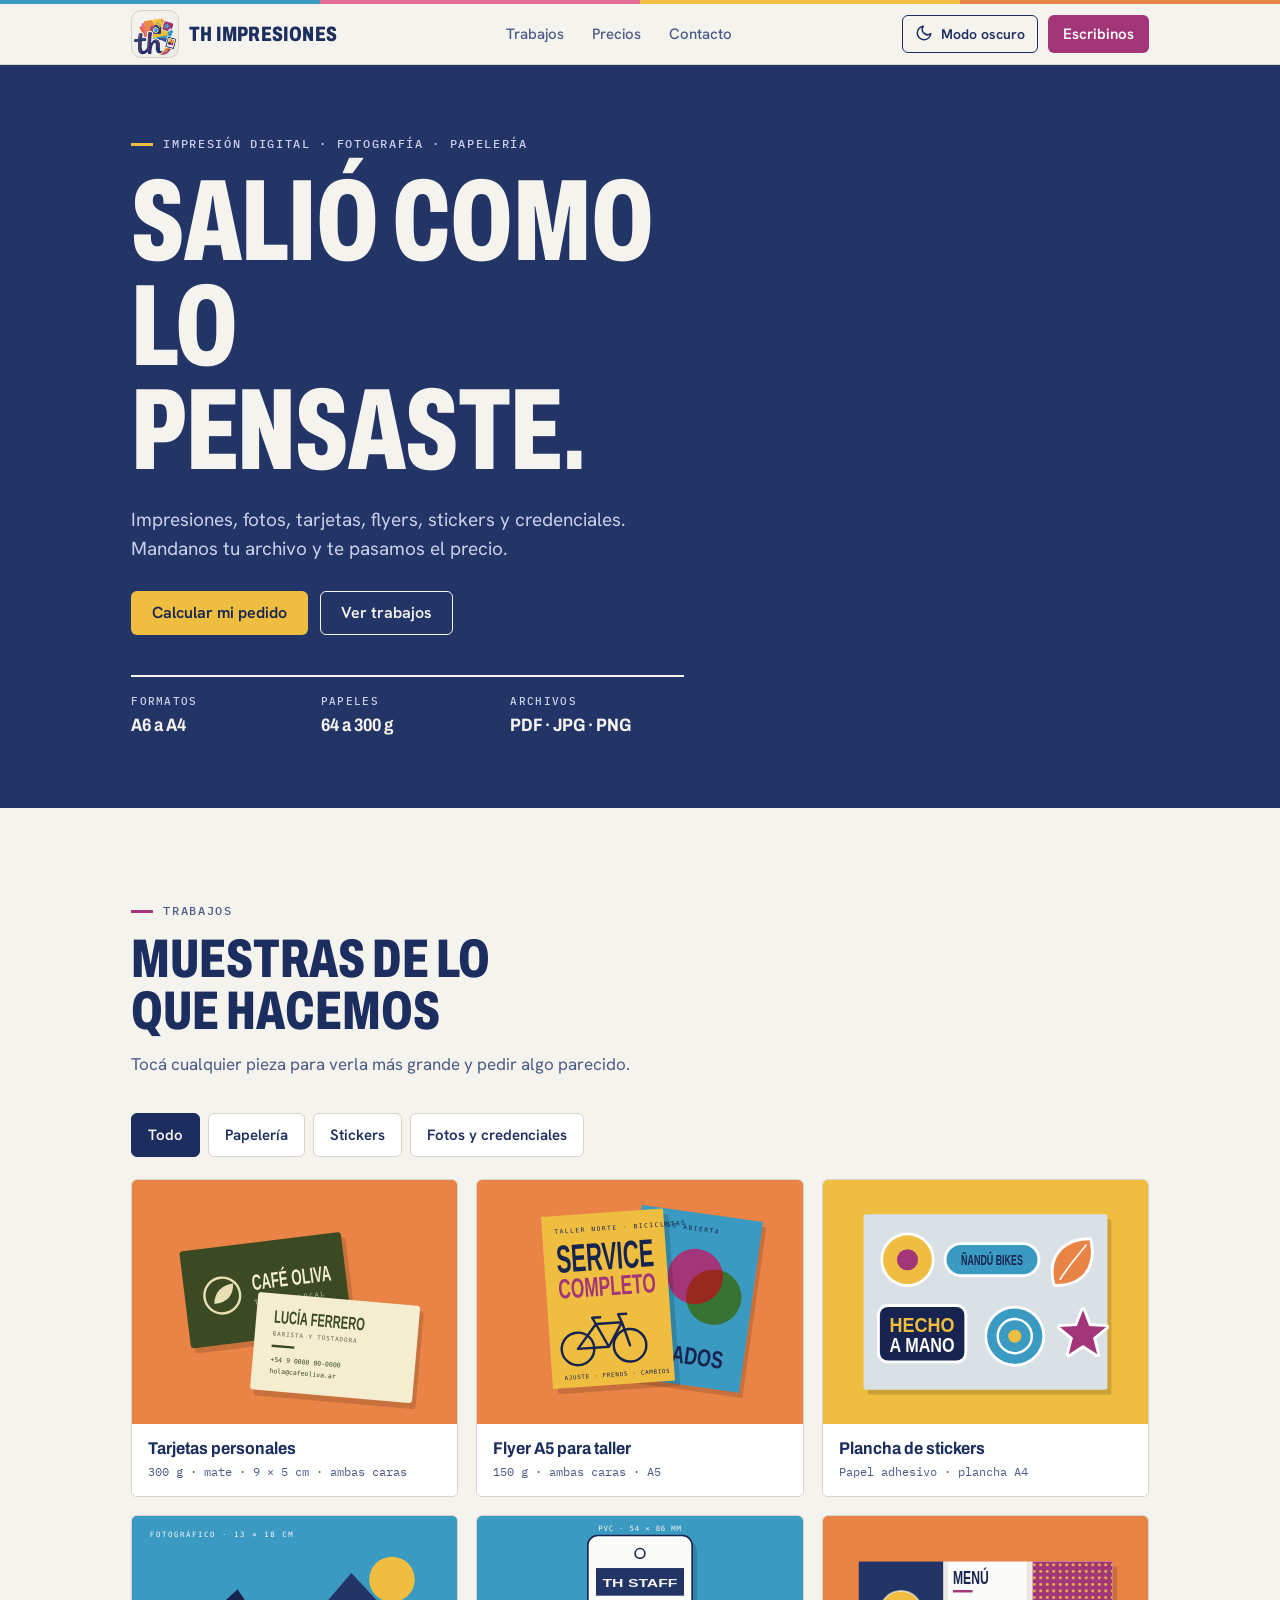
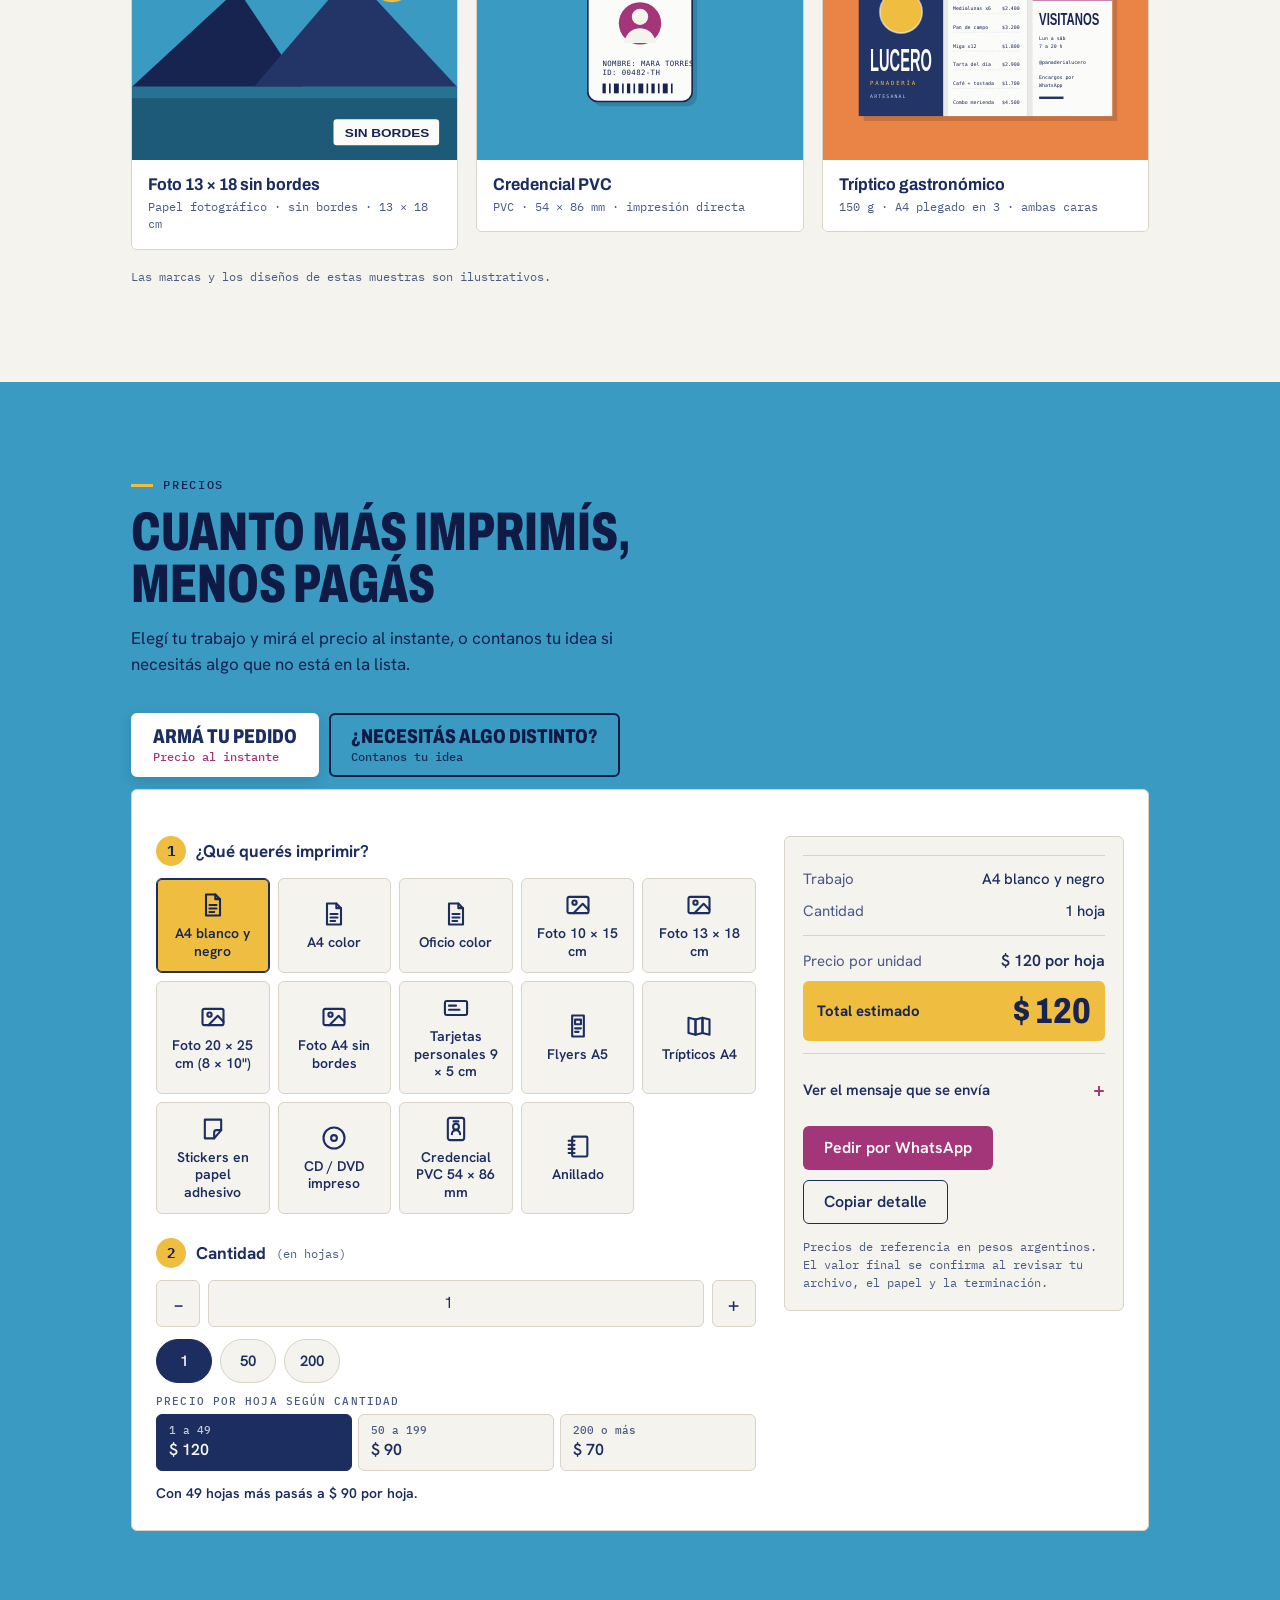
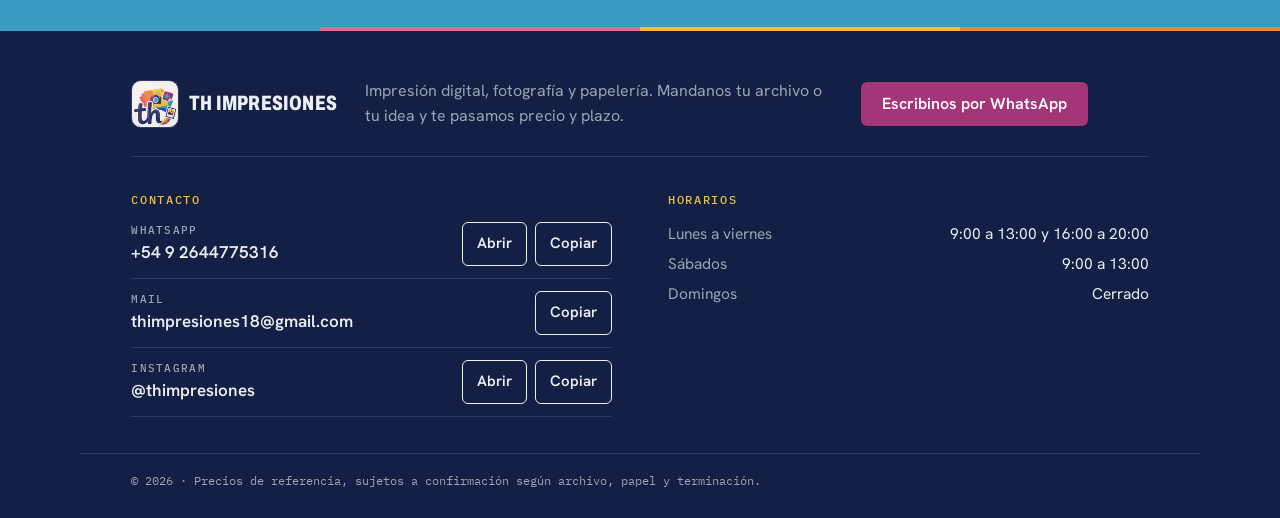
<file: th-impresiones/public/index.html>
<!doctype html>
<html lang="es">
<head>
<meta charset="utf-8">
<meta name="viewport" content="width=device-width,initial-scale=1,viewport-fit=cover">
<title>TH Impresiones</title>
<link rel="icon" href="img/favicon.ico" sizes="any">
<link rel="icon" type="image/png" sizes="32x32" href="img/favicon-32.png">
<link rel="icon" type="image/png" sizes="192x192" href="img/favicon-192.png">
<link rel="apple-touch-icon" href="img/apple-touch-icon.png">
<link rel="preconnect" href="https://fonts.googleapis.com">
<link rel="preconnect" href="https://fonts.gstatic.com" crossorigin>
<link rel="stylesheet" href="https://fonts.googleapis.com/css2?family=Archivo:wdth,wght@62..125,100..900&family=Hanken+Grotesk:wght@400;500;600;700&family=IBM+Plex+Mono:wght@400;500&display=swap">
<link rel="stylesheet" href="css/tokens.css?v=9">
<link rel="stylesheet" href="css/base.css?v=9">
<link rel="stylesheet" href="css/secciones.css?v=9">
</head>
<body>

<div id="aviso-datos" class="aviso-datos" role="alert" hidden>
  No pudimos cargar los datos de la página. Recargá la página o escribinos directamente por
  <a class="js-wa" target="_blank" rel="noopener" href="#contacto">WhatsApp</a>.
</div>

<header class="site-header">
  <div class="cmyk-bar" aria-hidden="true"><i></i><i></i><i></i><i></i></div>
  <div class="wrap head-in">
    <a class="brand" href="#inicio" aria-label="TH Impresiones, inicio">
      <span class="brand-mark" role="img" aria-label="Logo de TH Impresiones"></span>
      <span data-cfg="nombre">TH Impresiones</span>
    </a>
    <nav class="nav" aria-label="Secciones">
      <a href="#trabajos">Trabajos</a>
      <a href="#precios">Precios</a>
      <a href="#contacto">Contacto</a>
    </nav>
    <div class="head-act">
      <button class="tema" type="button" id="tema" aria-label="Cambiar tema"><span id="tema-ico" aria-hidden="true"></span><span class="tema-txt" id="tema-txt"></span></button>
      <a class="btn btn-primary btn-sm js-wa" target="_blank" rel="noopener" href="#contacto">Escribinos</a>
    </div>
  </div>
</header>

<main id="inicio">
  <section class="hero band band-hero">
    <div class="wrap hero-grid">
      <div>
        <p class="eyebrow" id="hero-etiqueta">Impresión digital · Fotografía · Papelería</p>
        <h1 id="hero-titulo"><span>Salió como</span><span>lo pensaste.</span></h1>
        <p class="lead" id="hero-texto">Impresiones, fotos, tarjetas, flyers, stickers y credenciales. Mandanos tu archivo y te pasamos el precio.</p>
        <div class="cta-row">
          <a class="btn btn-primary" id="hero-btn1" href="#precios">Calcular mi pedido</a>
          <a class="btn btn-ghost" id="hero-btn2" href="#trabajos">Ver trabajos</a>
        </div>
        <details class="horario-drop" id="horario-drop" hidden>
          <summary>
            <span class="abierto"></span>
            <span class="hd-ver">Ver horarios <i aria-hidden="true"></i></span>
          </summary>
          <div class="hd-panel">
            <p class="hd-t">Horarios de atención</p>
            <dl class="hd-lista" id="hd-lista"></dl>
          </div>
        </details>
        <dl class="facts" id="hero-datos">
          <div><dt>Formatos</dt><dd>A6 a A4</dd></div>
          <div><dt>Papeles</dt><dd>64 a 300 g</dd></div>
          <div><dt>Archivos</dt><dd>PDF · JPG · PNG</dd></div>
        </dl>
      </div>

      <figure class="hero-img" id="hero-img" hidden><img alt="" id="hero-img-el"></figure>
    </div>
  </section>

  <section id="trabajos" class="sec">
    <div class="wrap">
      <div class="sec-head">
        <p class="eyebrow">Trabajos</p>
        <h2>Muestras de lo que hacemos</h2>
        <p class="sec-lead">Tocá cualquier pieza para verla más grande y pedir algo parecido.</p>
      </div>
      <div class="filtros" role="group" aria-label="Filtrar trabajos"></div>

      <ul class="galeria" id="galeria"></ul>
      <p class="muestra-nota">Las marcas y los diseños de estas muestras son ilustrativos.</p>
    </div>
  </section>

  <section id="precios" class="sec band band-cyan">
    <div class="wrap">
      <div class="sec-head">
        <p class="eyebrow">Precios</p>
        <h2>Cuanto más imprimís, menos pagás</h2>
        <p class="sec-lead">Elegí tu trabajo y mirá el precio al instante, o contanos tu idea si necesitás algo que no está en la lista.</p>
      </div>
      <div class="modos" id="modos" role="tablist" aria-label="Cómo querés pedir">
        <button class="modo" type="button" role="tab" id="tab-calc" aria-selected="true" aria-controls="calc">
          <strong>Armá tu pedido</strong><span>Precio al instante</span>
        </button>
        <button class="modo" type="button" role="tab" id="tab-distinto" aria-selected="false" aria-controls="distinto" tabindex="-1">
          <strong>¿Necesitás algo distinto?</strong><span>Contanos tu idea</span>
        </button>
      </div>
      <div class="calc panel-modo" id="calc" role="tabpanel" aria-labelledby="tab-calc">
        <div class="calc-cab">
          <div class="atajos" id="calc-atajos-wrap">
            <span class="label">Atajos</span>
            <div class="atajos-btns" id="calc-atajos"></div>
          </div>
        </div>
        <div class="calc-grid">
          <div class="calc-pasos">
            <fieldset class="paso">
              <legend><span class="paso-n">1</span>¿Qué querés imprimir?</legend>
              <div class="trab-grid" id="calc-trabajos"></div>
            </fieldset>
            <div id="calc-pasos"></div>
            <fieldset class="paso">
              <legend><span class="paso-n" id="paso-cant-n">2</span>Cantidad <span class="mono" id="calc-unit"></span></legend>
              <div class="pdf" id="calc-pdf" hidden>
                <button class="btn btn-ghost" type="button" id="calc-pdf-btn">Elegir PDF y contar páginas</button>
                <input id="calc-pdf-in" type="file" accept="application/pdf,.pdf" hidden>
                <p class="pdf-estado" id="calc-pdf-estado" aria-live="polite"></p>
              </div>
              <div class="qty">
                <button type="button" id="qty-minus" aria-label="Restar uno">−</button>
                <input id="calc-qty" type="number" inputmode="numeric" min="1" max="9999" value="1" aria-label="Cantidad">
                <button type="button" id="qty-plus" aria-label="Sumar uno">+</button>
              </div>
              <div class="chips" id="calc-chips" role="group" aria-label="Cantidades rápidas"></div>
              <div class="tramos-box">
                <p class="tramos-t" id="calc-tramos-t"></p>
                <ul class="tramos" id="calc-tramos"></ul>
              </div>
              <p class="hint" id="calc-hint" aria-live="polite"></p>
            </fieldset>
          </div>

          <div class="calc-resumen" role="region" aria-label="Resumen del pedido">
            <div class="hoja-wrap" id="calc-hoja-wrap" hidden>
              <button class="hoja-prev" id="calc-hoja" type="button" aria-pressed="false" aria-label="Dar vuelta la hoja para ver el dorso">
                <span class="hoja-giro">
                  <span class="cara frente" aria-hidden="true"><i class="h-a"></i><i class="h-l"></i><i class="h-l"></i><i class="h-l h-c"></i><i class="h-b"></i></span>
                  <span class="cara dorso" aria-hidden="true"><i class="h-l"></i><i class="h-l"></i><i class="h-l h-c"></i><i class="h-b"></i><em>Sin imprimir</em></span>
                </span>
              </button>
              <p class="hoja-ayuda" id="calc-hoja-ayuda"></p>
            </div>
            <dl class="calc-out calc-detalle" id="calc-detalle"></dl>
            <dl class="calc-out">
              <div><dt>Precio por unidad</dt><dd id="calc-unitprice"></dd></div>
              <div class="total"><dt>Total estimado</dt><dd id="calc-total"></dd></div>
            </dl>
            <details class="msg-prev">
              <summary>Ver el mensaje que se envía</summary>
              <div class="preview" id="calc-msg"></div>
            </details>
            <div class="calc-actions">
              <a class="btn btn-primary" id="calc-wa" target="_blank" rel="noopener" href="#contacto">Pedir por WhatsApp</a>
              <button class="btn btn-ghost" type="button" id="calc-copy">Copiar detalle</button>
            </div>
            <p class="nota nota-calc">Precios de referencia en pesos argentinos. El valor final se confirma al revisar tu archivo, el papel y la terminación.</p>
          </div>
        </div>
      </div>

      <div class="calc panel-modo" id="distinto" role="tabpanel" aria-labelledby="tab-distinto" hidden>
        <form class="calc-grid" id="pedido" novalidate>
          <div class="distinto-campos">
            <p class="distinto-lead">Para trabajos a medida, si no tenés diseño o si lo que buscás no está en la lista. Completá lo que sepas y abrimos WhatsApp con el mensaje listo para enviar.</p>
            <div class="field">
              <label for="p-nombre">Tu nombre</label>
              <input id="p-nombre" type="text" autocomplete="name" placeholder="Ej: Martina">
            </div>
            <div class="field" id="p-trabajo-field">
              <label for="p-trabajo">Qué necesitás</label>
              <select id="p-trabajo"></select>
            </div>
            <div class="field">
              <label for="p-detalle">Contanos tu idea</label>
              <textarea id="p-detalle" rows="5" placeholder="Ej: Invitaciones para un cumpleaños de 15, tengo la idea pero no el diseño. Serían unas 80 y las necesito en dos semanas."></textarea>
            </div>
          </div>
          <div class="calc-resumen">
            <div class="field">
              <span class="label">Así va a salir el mensaje</span>
              <div class="preview" id="p-preview" aria-live="polite"></div>
            </div>
            <div class="calc-actions">
              <a class="btn btn-primary" id="p-wa" target="_blank" rel="noopener" href="#contacto">Enviar por WhatsApp</a>
              <button class="btn btn-ghost" type="button" id="p-copy">Copiar mensaje</button>
            </div>
            <p class="nota nota-calc">Te respondemos con precio y plazo. Si tenés el archivo o una foto de referencia, mandala en el mismo chat.</p>
          </div>
        </form>
      </div>
    </div>
  </section>

  <section id="preguntas" class="sec sec-alt" hidden>
    <div class="wrap ayuda-grid">
      <div id="faq-box">
        <div class="sec-head">
          <p class="eyebrow">Antes de pedir</p>
          <h2>Preguntas frecuentes</h2>
        </div>
        <div class="faq" id="faq"></div>
      </div>
      <aside class="checklist-box" id="checklist-box" aria-labelledby="checklist-t">
        <h3 id="checklist-t">Checklist de tu archivo</h3>
        <p>Revisá esto antes de mandarlo y te lo imprimimos más rápido.</p>
        <ul class="checklist" id="checklist"></ul>
      </aside>
    </div>
  </section>

</main>

<footer class="site-foot" id="contacto">
  <div class="cmyk-bar" aria-hidden="true"><i></i><i></i><i></i><i></i></div>
  <div class="wrap foot-grid">
    <div class="foot-marca">
      <a class="brand" href="#inicio"><span class="brand-mark" role="img" aria-hidden="true"></span><span data-cfg="nombre">TH Impresiones</span></a>
      <p class="foot-desc">Impresión digital, fotografía y papelería. Mandanos tu archivo o tu idea y te pasamos precio y plazo.</p>
      <a class="btn btn-primary js-wa" target="_blank" rel="noopener" href="#contacto">Escribinos por WhatsApp</a>
    </div>

    <div class="foot-col">
      <h2 class="foot-t">Contacto</h2>
      <ul class="foot-datos">
        <li>
          <div><p class="ficha-k">WhatsApp</p><p class="ficha-v" id="v-tel" data-cfg="telefono"></p></div>
          <div class="ficha-btns">
            <a class="btn btn-ghost btn-sm js-wa" target="_blank" rel="noopener" href="#contacto">Abrir</a>
            <button class="btn btn-ghost btn-sm" type="button" data-copy="v-tel">Copiar</button>
          </div>
        </li>
        <li>
          <div><p class="ficha-k">Mail</p><p class="ficha-v" id="v-mail" data-cfg="email"></p></div>
          <div class="ficha-btns"><button class="btn btn-ghost btn-sm" type="button" data-copy="v-mail">Copiar</button></div>
        </li>
        <li>
          <div><p class="ficha-k">Instagram</p><p class="ficha-v" id="v-ig" data-cfg="instagram"></p></div>
          <div class="ficha-btns">
            <a class="btn btn-ghost btn-sm" id="ig-link" target="_blank" rel="noopener" href="https://instagram.com">Abrir</a>
            <button class="btn btn-ghost btn-sm" type="button" data-copy="v-ig">Copiar</button>
          </div>
        </li>
      </ul>
    </div>

    <div class="foot-col">
      <h2 class="foot-t">Horarios</h2>
      <p class="abierto" hidden></p>
      <dl class="horarios" id="horarios"></dl>
    </div>
  </div>
  <div class="wrap foot-base">
    <p>© 2026 · Precios de referencia, sujetos a confirmación según archivo, papel y terminación.</p>
  </div>
</footer>

<dialog class="visor" id="visor" aria-labelledby="visor-t">
  <div class="visor-body">
    <div class="visor-art" id="visor-art">
    </div>
    <div class="visor-info">
      <button class="visor-x" type="button" id="visor-x" aria-label="Cerrar">×</button>
      <h3 id="visor-t"></h3>
      <p class="spec" id="visor-s"></p>
      <p id="visor-d"></p>
      <a class="btn btn-primary" id="visor-cta" target="_blank" rel="noopener" href="#contacto">Pedir algo parecido</a>
    </div>
  </div>
</dialog>

<div class="barra-movil" id="barra-movil" aria-hidden="true">
  <div><span class="barra-k">Total estimado</span><strong id="barra-total"></strong></div>
  <a class="btn btn-primary" id="barra-wa" target="_blank" rel="noopener" href="#contacto" tabindex="-1">Pedir</a>
</div>
<a class="wa-flotante js-wa" target="_blank" rel="noopener" href="#contacto" aria-label="Escribinos por WhatsApp">
  <svg viewBox="0 0 24 24" fill="none" stroke="currentColor" stroke-width="2" stroke-linecap="round" stroke-linejoin="round" aria-hidden="true"><path d="M20 11.5a8 8 0 0 1-11.8 7L4 20l1.5-4A8 8 0 1 1 20 11.5z"/><path d="M9 9.5c0 3 2.5 5.5 5.5 5.5"/></svg>
</a>

<script src="js/config.js?v=9" defer></script>
<script src="js/precios.js?v=9" defer></script>
<script src="js/utils.js?v=9" defer></script>
<script src="js/iconos.js?v=9" defer></script>
<script src="js/horario.js?v=9" defer></script>
<script src="js/datos.js?v=9" defer></script>
<script src="js/calculadora.js?v=9" defer></script>
<script src="js/galeria.js?v=9" defer></script>
<script src="js/contacto.js?v=9" defer></script>
<script src="js/tema.js?v=9" defer></script>
<script src="js/main.js?v=9" defer></script>

</body>
</html>
</file>
<file: th-impresiones/public/css/tokens.css>
/* Tokens: colores, tipografías y radios de la marca. Define el tema claro (por defecto),
   el tema oscuro (por preferencia del sistema o por data-theme="dark") y el tema claro forzado
   (data-theme="light"). Todo color usado en los demás archivos CSS sale de estas variables. */
:root{
  --bg:#F5F3EE;
  --surface:#FFFFFF;
  --surface-2:#EAE6DC;
  --fg:#1C2D5F;
  --muted:#4A5A84;
  --line:#D8D3C6;
  --accent:#A33678;
  --on-accent:#FFFFFF;
  --ink:#16244F;
  --hero-bg:#233466; --hero-fg:#F5F3EE; --hero-muted:#C9D0EA; --hero-line:#EFBE41;
  --cyan-bg:#3A9AC2; --cyan-fg:#0F1B45; --cyan-muted:#14214F; --cyan-line:#EFBE41;
  --pink-bg:#A33678; --pink-fg:#FFFFFF; --pink-muted:#FFE3F0; --pink-line:#EFBE41;
  --foot-bg:#141F45;
  --c:#3A9AC2;
  --m:#E06D93;
  --y:#EFBE41;
  --o:#E98346;
  --paper:#FBFBF9;
  --display:"Archivo","Arial Narrow",Impact,sans-serif;
  --body:"Hanken Grotesk",system-ui,-apple-system,"Segoe UI",sans-serif;
  --mono:"IBM Plex Mono",ui-monospace,Menlo,Consolas,monospace;
  --radius:6px;
}
@media (prefers-color-scheme: dark){
  :root:not([data-theme="light"]){
    --bg:#101733; --surface:#18214A; --surface-2:#222C5C; --fg:#F5F3EE; --muted:#A9B3D6;
    --line:#2D386B; --accent:#E06D93; --on-accent:#16244F; color-scheme:dark;
    --hero-bg:#233466; --hero-fg:#F5F3EE; --hero-muted:#C9D0EA; --hero-line:#EFBE41;
    --cyan-bg:#1D5A78; --cyan-fg:#F5F3EE; --cyan-muted:#D3ECF7; --cyan-line:#EFBE41;
    --pink-bg:#6E2152; --pink-fg:#F5F3EE; --pink-muted:#F6D5E6; --pink-line:#EFBE41;
    --foot-bg:#0A0F25;
  }
}
:root[data-theme="dark"]{
  --bg:#101733; --surface:#18214A; --surface-2:#222C5C; --fg:#F5F3EE; --muted:#A9B3D6;
  --line:#2D386B; --accent:#E06D93; --on-accent:#16244F; color-scheme:dark;
  --hero-bg:#233466; --hero-fg:#F5F3EE; --hero-muted:#C9D0EA; --hero-line:#EFBE41;
  --cyan-bg:#1D5A78; --cyan-fg:#F5F3EE; --cyan-muted:#D3ECF7; --cyan-line:#EFBE41;
  --pink-bg:#6E2152; --pink-fg:#F5F3EE; --pink-muted:#F6D5E6; --pink-line:#EFBE41;
  --foot-bg:#0A0F25;
}
</file>
<file: th-impresiones/public/css/base.css>
/* Base: reset, tipografía general, botones, campos de formulario, barra CMYK,
   encabezado, nav, marca y pie de página. Usa solo variables de tokens.css. */

/* Reset mínimo de arranque (antes era un <style> suelto en el <head>) */
:root{color-scheme:light;box-sizing:border-box;padding-top:env(safe-area-inset-top,0px);padding-bottom:env(safe-area-inset-bottom,0px)}
html{scroll-padding-top:env(safe-area-inset-top,0px)}
body{margin:0;padding:0;font:14px -apple-system,BlinkMacSystemFont,sans-serif;background:#faf9f5;color:#141413}
img{max-width:100%}
[hidden]:not([hidden=until-found i]){display:none!important}

*,*::before,*::after{box-sizing:border-box}
html{scroll-behavior:smooth}
body{background:var(--bg);color:var(--fg);font:400 1rem/1.55 var(--body);-webkit-font-smoothing:antialiased}
h1,h2,h3,p,ul,ol,dl,dd{margin:0}
ul,ol{padding:0;list-style:none}
a{color:inherit}
:focus-visible{outline:2px solid var(--accent);outline-offset:2px}
.mono{font-family:var(--mono)}
.wrap{width:100%;max-width:1120px;margin-inline:auto;padding-inline:max(16px,4vw)}

/* Texto dentro de las piezas dibujadas (SVG de muestra) */
.sd{font-family:var(--display);font-weight:800;font-stretch:62%}
.sm{font-family:var(--mono);font-weight:500}
.st{font-family:var(--mono);fill:#16244F;font-size:9px;letter-spacing:.08em}
.shadow{fill:#000;opacity:.14}

/* Barra CMYK + encabezado */
.cmyk-bar{display:grid;grid-template-columns:repeat(4,1fr);height:4px}
.cmyk-bar i:nth-child(1){background:var(--c)}
.cmyk-bar i:nth-child(2){background:var(--m)}
.cmyk-bar i:nth-child(3){background:var(--y)}
.cmyk-bar i:nth-child(4){background:var(--o)}
.site-header{position:sticky;top:env(safe-area-inset-top,0px);z-index:20;
  background:var(--bg);border-bottom:1px solid var(--line)}
.head-act{display:flex;align-items:center;gap:10px}
.tema{display:inline-flex;align-items:center;gap:8px;min-height:38px;padding:0 12px;cursor:pointer;
  border:1.5px solid var(--fg);border-radius:var(--radius);background:transparent;color:var(--fg);
  font:600 .875rem/1 var(--body)}
.tema:hover{background:var(--fg);color:var(--bg)}
.tema svg{width:18px;height:18px;flex:none}
.tema-txt{display:none}
@media(min-width:520px){.tema-txt{display:inline}}

/* Bandas de color planas */
.band{background:var(--band-bg);color:var(--band-fg)}
.band-hero{--band-bg:var(--hero-bg);--band-fg:var(--hero-fg);--band-muted:var(--hero-muted);--band-line:var(--hero-line)}
.band-cyan{--band-bg:var(--cyan-bg);--band-fg:var(--cyan-fg);--band-muted:var(--cyan-muted);--band-line:var(--cyan-line)}
.band-pink{--band-bg:var(--pink-bg);--band-fg:var(--pink-fg);--band-muted:var(--pink-muted);--band-line:var(--pink-line)}
.calc{color:var(--fg)}
.head-in{display:flex;align-items:center;justify-content:space-between;gap:16px;min-height:60px}
.brand{display:flex;align-items:center;gap:10px;text-decoration:none;
  font:800 1.3rem/1 var(--display);font-stretch:72%;letter-spacing:.01em;text-transform:uppercase}
.brand-mark{width:48px;height:48px;flex:none;border-radius:10px;border:1px solid var(--line);
  background:#F0EFEA url("../img/logo-th.jpg") center/cover no-repeat}
.nav{display:none;gap:28px}
.nav a{text-decoration:none;font:500 .9375rem var(--body);color:var(--muted);padding-block:8px}
.nav a:hover{color:var(--fg)}
@media(min-width:760px){.nav{display:flex}}

/* Botones */
.btn{display:inline-flex;align-items:center;justify-content:center;gap:8px;min-height:44px;padding:0 20px;
  border-radius:var(--radius);border:1.5px solid transparent;text-decoration:none;cursor:pointer;
  font:600 1rem/1 var(--body);transition:background .15s,color .15s,filter .15s}
.btn-primary{background:var(--accent);color:var(--on-accent)}
.btn-primary:hover{filter:brightness(1.08)}
.btn-ghost{background:transparent;color:var(--fg);border-color:var(--fg)}
.btn-ghost:hover{background:var(--fg);color:var(--bg)}
.btn-sm{min-height:38px;padding:0 14px;font-size:.9375rem}
.hero .btn-primary{background:var(--y);color:var(--ink)}
.hero .btn-ghost{color:var(--band-fg);border-color:var(--band-fg)}
.hero .btn-ghost:hover{background:var(--band-fg);color:var(--band-bg)}

/* Formularios genéricos */
.field{display:grid;gap:6px;min-width:0}
label,.label{font:600 .875rem/1.3 var(--body)}
label .mono{font-weight:400;font-size:.75rem;color:var(--muted)}
input,select,textarea{width:100%;min-width:0;min-height:44px;padding:10px 12px;border:1px solid var(--line);
  border-radius:var(--radius);background:var(--surface);color:var(--fg);font:inherit}
textarea{resize:vertical;min-height:96px}
input::placeholder,textarea::placeholder{color:var(--muted);opacity:.8}

/* Pie */
.site-foot{background:var(--foot-bg);color:#ECEFF2}

/* Aviso que se muestra si no se pudo cargar data/datos.json */
.aviso-datos{background:var(--accent);color:var(--on-accent);text-align:center;
  padding:12px 16px;font:600 .9375rem/1.4 var(--body)}
.aviso-datos a{text-decoration:underline}

@media(prefers-reduced-motion:reduce){
  html{scroll-behavior:auto}
  *,*::before,*::after{animation:none!important;transition:none!important}
}
</file>
<file: th-impresiones/public/css/secciones.css>
/* Secciones de contenido: hero (con la hoja de prueba de color), servicios, precios y
   calculadora, galería de trabajos y visor ampliado, contacto y formulario de pedido. */

/* Hero */
.hero{padding-block:clamp(28px,6vw,72px)}
.hero-grid{display:grid;gap:40px;align-items:center}
@media(min-width:860px){.hero-grid{grid-template-columns:minmax(0,1.15fr) minmax(0,.85fr);gap:56px}}
.eyebrow{font:500 .75rem/1.2 var(--mono);letter-spacing:.14em;text-transform:uppercase;color:var(--band-muted,var(--muted));
  display:flex;align-items:center;gap:10px}
.eyebrow::before{content:"";width:22px;height:3px;background:var(--band-line,var(--accent));flex:none}
.hero h1{margin-top:18px;font:800 clamp(3.4rem,12vw,7.25rem)/.9 var(--display);font-stretch:62%;
  text-transform:uppercase;letter-spacing:-.005em}
.hero h1 span{display:block}
.lead{margin-top:22px;max-width:46ch;font-size:1.1875rem;color:var(--band-muted,var(--muted))}
.cta-row{margin-top:28px;display:flex;flex-wrap:wrap;gap:12px}
.facts{margin-top:40px;display:grid;grid-template-columns:repeat(3,minmax(0,1fr));gap:16px;
  border-top:2px solid var(--band-fg,var(--line));padding-top:18px}
.facts dt{font:500 .6875rem/1.2 var(--mono);letter-spacing:.12em;text-transform:uppercase;color:var(--band-muted,var(--muted))}
.facts dd{margin-top:6px;font:700 1.125rem/1.2 var(--display);font-stretch:85%}
.hero-img{width:100%;max-width:460px;margin:0 auto}
.hero-img[hidden]{display:none}
.hero-img img{display:block;width:100%;height:auto;max-height:520px;object-fit:cover;border-radius:var(--radius);isolation:isolate}

/* Secciones (encabezado común) */
.sec{padding-block:clamp(56px,8vw,96px)}
.sec-alt{background:var(--surface);border-block:1px solid var(--line)}
.sec-head{display:grid;gap:14px;margin-bottom:36px;max-width:60ch}
.sec h2{font:800 clamp(2.1rem,5.5vw,3.4rem)/.96 var(--display);font-stretch:68%;text-transform:uppercase;
  text-wrap:balance;color:var(--band-fg,var(--fg))}
.sec-lead{color:var(--band-muted,var(--muted));font-size:1.0625rem}
[id]{scroll-margin-top:76px}

/* Precios */
.tabs{display:flex;flex-wrap:wrap;gap:8px;margin-bottom:16px}
.tab{min-height:44px;padding:0 16px;border:1.5px solid var(--line);border-radius:var(--radius);
  background:var(--surface);color:var(--fg);font:600 .9375rem var(--body);cursor:pointer}
.tab:hover{border-color:var(--fg)}
.tab[aria-pressed="true"]{background:var(--tab-c,var(--fg));color:var(--tab-c-fg,var(--bg));border-color:var(--fg)}
.nota{margin-top:14px;font:400 .75rem/1.5 var(--mono);color:var(--band-muted,var(--muted));max-width:70ch}

.calc{background:var(--surface);border:1px solid var(--line);border-radius:var(--radius);padding:24px;display:grid;gap:22px}
.calc input,.calc select,.calc textarea{background:var(--bg)}
.calc h3{font:800 1.6rem/1 var(--display);font-stretch:72%;text-transform:uppercase}
.qty{display:grid;grid-template-columns:44px minmax(0,1fr) 44px;gap:8px}
.qty button{min-height:44px;border:1px solid var(--line);border-radius:var(--radius);background:var(--bg);
  color:var(--fg);font:500 1.25rem/1 var(--body);cursor:pointer}
.qty button:hover{border-color:var(--fg)}
.qty input{text-align:center;font-variant-numeric:tabular-nums}
.calc-out{display:grid;gap:8px;padding-block:14px;border-block:1px solid var(--line)}
.calc-out div{display:flex;justify-content:space-between;align-items:baseline;gap:12px}
.calc-out dt{font-size:.9375rem;color:var(--muted)}
.calc-out dd{font:600 1rem var(--body);font-variant-numeric:tabular-nums}
.calc-out .total{align-items:center;background:var(--y);padding:12px 14px;border-radius:var(--radius)}
.calc-out .total dt{color:var(--ink);font-weight:700}
.calc-out .total dd{font:800 2.25rem/1 var(--display);font-stretch:80%;color:var(--ink)}
.hint{font-size:.875rem;color:var(--muted);min-height:2.6em}
.calc-actions,.actions{display:flex;flex-wrap:wrap;gap:10px}

/* Trabajos */
.filtros{display:flex;flex-wrap:wrap;gap:8px;margin-bottom:22px}
.galeria{display:grid;gap:18px;grid-template-columns:repeat(auto-fill,minmax(min(100%,300px),1fr))}
.work{display:block;width:100%;padding:0;text-align:left;background:var(--surface);color:var(--fg);
  border:1px solid var(--line);border-radius:var(--radius);overflow:hidden;cursor:pointer;font:inherit;
  transition:border-color .15s,transform .15s}
.work:hover{border-color:var(--fg);transform:translateY(-2px)}
.work-art{display:block;aspect-ratio:4/3;background:var(--surface-2);overflow:hidden}
.work-art img{display:block;width:100%;height:100%;object-fit:cover;isolation:isolate}
.work-cap{display:grid;gap:3px;padding:14px 16px 16px}
.work-name{font:700 1.0625rem/1.25 var(--display);font-stretch:92%}
.work-spec{font:400 .75rem/1.45 var(--mono);color:var(--muted)}
.muestra-nota{margin-top:18px;font:400 .75rem/1.5 var(--mono);color:var(--muted)}

dialog.visor{width:calc(100% - 32px);max-width:880px;padding:0;border:1px solid var(--line);
  border-radius:var(--radius);background:var(--surface);color:var(--fg)}
dialog.visor::backdrop{background:rgba(8,10,13,.68)}
.visor-body{display:grid;gap:0}
@media(min-width:760px){.visor-body{grid-template-columns:minmax(0,1.5fr) minmax(0,1fr)}}
.visor-art{background:var(--surface-2);aspect-ratio:4/3;position:relative;overflow:hidden}
.work-wrap{position:relative;background:var(--surface);border:1px solid var(--line);border-radius:var(--radius);overflow:hidden;
  transition:border-color .15s,transform .15s}
.work-wrap:hover{border-color:var(--fg);transform:translateY(-2px)}
.work-wrap .work{border:0;border-radius:0}
.work-wrap .work:hover{transform:none}
.work-art{cursor:pointer}
.car{position:relative;width:100%;height:100%}
.car-pista{display:flex;width:100%;height:100%;overflow-x:auto;scroll-snap-type:x mandatory;scrollbar-width:none}
.car-pista::-webkit-scrollbar{display:none}
.car-pista img{flex:0 0 100%;width:100%;height:100%;object-fit:cover;scroll-snap-align:center;scroll-snap-stop:always}
.car-nav{position:absolute;top:50%;transform:translateY(-50%);width:36px;height:36px;border:1px solid var(--line);
  border-radius:999px;background:var(--surface);color:var(--fg);font:500 1.5rem/1 var(--body);cursor:pointer;padding:0}
.car-nav:hover{border-color:var(--fg)}
.car-prev{left:8px}
.car-next{right:8px}
.car-dots{position:absolute;left:0;right:0;bottom:8px;display:flex;justify-content:center;gap:6px;pointer-events:none}
.car-dots i{width:7px;height:7px;border-radius:50%;background:rgba(255,255,255,.55);box-shadow:0 0 0 1px rgba(0,0,0,.35)}
.car-dots i.on{background:#fff}
.visor-art img{display:block;width:100%;height:100%;object-fit:cover;isolation:isolate}
.visor-info{display:grid;gap:12px;align-content:start;padding:24px;position:relative}
.visor-info h3{font:800 1.75rem/1 var(--display);font-stretch:72%;text-transform:uppercase;padding-right:44px}
.visor-info .spec{font:400 .8125rem/1.45 var(--mono);color:var(--muted)}
.visor-info p{color:var(--muted)}
.visor-x{position:absolute;top:12px;right:12px;width:40px;height:40px;border:1px solid var(--line);
  border-radius:var(--radius);background:var(--surface);color:var(--fg);font:500 1.25rem/1 var(--body);cursor:pointer}
.visor-x:hover{border-color:var(--fg)}

.horarios{padding:16px 20px;display:grid;gap:6px}
.horarios div{display:flex;justify-content:space-between;gap:16px;font-size:.9688rem}
.horarios dt{color:var(--muted)}
.horarios dd{font-variant-numeric:tabular-nums;text-align:right}
.preview{padding:12px;border:1px dashed var(--line);border-radius:var(--radius);font:400 .8125rem/1.55 var(--mono);
  color:var(--fg);overflow-wrap:anywhere;white-space:pre-wrap}

/* Calculadora visual */
.calc-cab{display:flex;flex-wrap:wrap;align-items:center;justify-content:space-between;gap:12px 24px}
.atajos{display:flex;flex-wrap:wrap;align-items:center;gap:8px}
.atajos .label{font:500 .6875rem/1.2 var(--mono);letter-spacing:.12em;text-transform:uppercase;color:var(--muted)}
.atajos-btns{display:flex;flex-wrap:wrap;gap:8px}
.atajo{min-height:44px;padding:0 14px;border:1.5px dashed var(--fg);border-radius:999px;background:transparent;color:var(--fg);
  font:600 .875rem var(--body);cursor:pointer}
.atajo:hover{background:var(--fg);color:var(--bg);border-style:solid}
.calc-grid{display:grid;gap:28px;align-items:start}
@media(min-width:980px){.calc-grid{grid-template-columns:minmax(0,1fr) 340px}.calc-resumen{position:sticky;top:84px}}
.calc-pasos,#calc-pasos{display:grid;gap:24px}
#calc-pasos:empty{display:none}
.paso{border:0;margin:0;padding:0;min-width:0;display:grid;gap:12px}
.paso legend{display:flex;align-items:center;gap:10px;padding:0;margin-bottom:12px;font:700 1.0625rem/1.3 var(--body)}
.paso legend .mono{font-weight:400;font-size:.75rem;color:var(--muted)}
.paso-n{width:30px;height:30px;flex:none;display:grid;place-items:center;border-radius:50%;background:var(--y);color:var(--ink);
  font:700 .875rem var(--mono)}

/* Tarjetas de trabajo y botones de opción */
.trab-grid{display:grid;gap:8px;grid-template-columns:repeat(auto-fill,minmax(104px,1fr))}
.trab,.opt{min-height:44px;border:1.5px solid var(--line);border-radius:var(--radius);background:var(--bg);color:var(--fg);
  font:600 .875rem/1.25 var(--body);cursor:pointer;transition:border-color .15s,background .15s}
.trab:hover,.opt:hover{border-color:var(--fg)}
.trab{display:grid;justify-items:center;align-content:center;gap:6px;padding:12px 8px;min-height:84px;text-align:center}
.trab .ico{width:28px;height:28px}
.trab[aria-pressed="true"],.opt[aria-pressed="true"]{border-color:var(--fg);background:var(--y);color:var(--ink);box-shadow:inset 0 0 0 1px var(--fg)}
.opts{display:grid;gap:8px;grid-template-columns:repeat(auto-fill,minmax(132px,1fr))}
.opt{display:grid;justify-items:start;align-content:start;gap:4px;padding:12px;text-align:left}
.opt-t{font:700 .9375rem/1.2 var(--body)}
.opt-d{font:400 .75rem/1.35 var(--mono);color:var(--muted)}
.opt-r{font-size:.8125rem;font-weight:500}
.opt[aria-pressed="true"] .opt-d{color:var(--ink)}
.tam-svg{width:48px;height:48px;margin-bottom:2px}
.faz-svg{width:60px;height:40px;margin-bottom:4px}
.opts-faz,.opts-color{grid-template-columns:repeat(2,minmax(0,1fr))}
.franja{display:grid;grid-template-columns:repeat(4,1fr);width:100%;height:12px;border-radius:3px;overflow:hidden;margin-bottom:6px;
  box-shadow:0 0 0 1px var(--line)}
.grosor{display:flex;align-items:center;width:100%;height:14px}
.grosor i{display:block;width:100%;background:var(--paper);border:1px solid currentColor;border-radius:1px;box-sizing:content-box}
.opts-papel{grid-template-columns:repeat(auto-fill,minmax(150px,1fr))}

/* Cantidad: PDF, chips y tramos */
.pdf{display:grid;gap:6px;justify-items:start}
.pdf-estado{font:400 .75rem/1.45 var(--mono);color:var(--muted)}
.chips{display:flex;flex-wrap:wrap;gap:8px}
.chips:empty{display:none}
.chip{min-height:44px;min-width:56px;padding:0 14px;border:1.5px solid var(--line);border-radius:999px;background:var(--bg);color:var(--fg);
  font:600 .9375rem var(--body);font-variant-numeric:tabular-nums;cursor:pointer}
.chip:hover{border-color:var(--fg)}
.chip[aria-pressed="true"]{background:var(--fg);color:var(--bg);border-color:var(--fg)}
.tramos-box{display:grid;gap:6px}
.tramos-t{font:500 .6875rem/1.2 var(--mono);letter-spacing:.1em;text-transform:uppercase;color:var(--muted)}
.tramos{display:flex;flex-wrap:wrap;gap:6px}
.tramo{flex:1;min-width:88px;padding:8px 12px;border:1px solid var(--line);border-radius:var(--radius);background:var(--bg)}
.tramo .q{display:block;font:500 .6875rem/1.3 var(--mono);color:var(--muted)}
.tramo strong{font:600 1rem/1.4 var(--body);font-variant-numeric:tabular-nums}
.tramo.on{background:var(--fg);border-color:var(--fg);color:var(--bg)}
.tramo.on .q{color:var(--bg);opacity:.8}
.hint{font-size:.875rem;color:var(--fg);font-weight:600;min-height:1.6em}

/* Resumen + vista previa de la hoja (se da vuelta al tocarla) */
.calc-resumen{display:grid;gap:14px;padding:18px;border:1px solid var(--line);border-radius:var(--radius);background:var(--bg)}
.hoja-wrap{display:grid;justify-items:center;gap:8px}
.hoja-prev{display:block;padding:0;border:0;background:none;cursor:pointer;perspective:700px;min-height:44px;min-width:44px}
.hoja-giro{position:relative;display:block;width:100%;height:100%;transform-style:preserve-3d;transition:transform .6s}
.hoja-prev[aria-pressed="true"] .hoja-giro{transform:rotateY(180deg)}
.cara{position:absolute;inset:0;display:flex;flex-direction:column;gap:7%;padding:9%;background:var(--paper);border-radius:2px;
  box-shadow:0 1px 2px rgba(0,0,0,.2),0 6px 16px rgba(0,0,0,.14);backface-visibility:hidden;-webkit-backface-visibility:hidden;overflow:hidden}
.cara.dorso{transform:rotateY(180deg)}
.cara i{display:block;flex:none;border-radius:1px}
.h-a{height:26%;background:var(--m)}
.h-l{height:5%;background:#16244F;opacity:.75}
.h-c{width:60%}
.h-b{margin-top:auto;height:16%;width:50%;background:var(--c)}
.cara em{display:none}
.hoja-prev:not(.dorso-impreso) .dorso i{display:none}
.hoja-prev:not(.dorso-impreso) .dorso em{display:grid;place-items:center;flex:1;font:500 .6875rem var(--mono);color:#7A7F8C;font-style:normal;
  border:1px dashed #C5C3BC;text-align:center}
.hoja-prev.foto .frente{padding:0;background:var(--c)}
.hoja-prev.foto .frente i{display:none}
.hoja-prev.foto .frente::before{content:"";position:absolute;left:0;right:0;bottom:0;height:45%;background:#3E8E5A;
  clip-path:polygon(0 60%,30% 10%,55% 55%,75% 30%,100% 70%,100% 100%,0 100%)}
.hoja-prev.foto .frente::after{content:"";position:absolute;top:16%;right:18%;width:18%;aspect-ratio:1;border-radius:50%;background:var(--y)}
.hoja-prev.bn .cara{filter:grayscale(1)}
.hoja-ayuda{font:400 .75rem/1.4 var(--mono);color:var(--muted);text-align:center}
.calc-resumen .calc-out{padding-block:12px}
.calc-detalle dd{text-align:right;font-weight:500;font-size:.9375rem}
.calc-detalle dt{flex:none}
.calc-resumen .calc-out+.calc-out{border-top:0;padding-top:0}
.msg-prev summary{min-height:44px;display:flex;align-items:center;justify-content:space-between;gap:12px;cursor:pointer;
  font:600 .9375rem var(--body);list-style:none}
.msg-prev summary::-webkit-details-marker{display:none}
.msg-prev summary::after{content:"+";font:500 1.25rem/1 var(--mono);color:var(--accent)}
.msg-prev[open] summary::after{content:"−"}
.msg-prev .preview{margin-top:4px}
.nota-calc{margin-top:0;color:var(--muted)}

/* Abierto / Cerrado */
.abierto{display:inline-flex;align-items:center;gap:10px;min-height:44px;padding:8px 18px;border:2px solid currentColor;border-radius:999px;
  font:700 1.0625rem/1.3 var(--body)}
.abierto i{width:12px;height:12px;flex:none;border-radius:50%;background:#3BB273;box-shadow:0 0 0 4px rgba(59,178,115,.3)}
.abierto.cerrado i{background:var(--o);box-shadow:0 0 0 4px rgba(233,131,70,.3)}

/* Desplegable de horarios en la portada */
.horario-drop{position:relative;margin-top:24px;width:fit-content;max-width:100%}
.horario-drop summary{display:flex;flex-wrap:wrap;align-items:center;gap:10px 14px;cursor:pointer;list-style:none;border-radius:999px}
.horario-drop summary::-webkit-details-marker{display:none}
.horario-drop summary:hover .abierto{background:rgba(255,255,255,.08)}
.hd-ver{display:inline-flex;align-items:center;gap:8px;min-height:44px;font:600 1rem var(--body);text-decoration:underline;
  text-underline-offset:4px;text-decoration-thickness:1.5px}
.hd-ver i{width:9px;height:9px;border-right:2px solid currentColor;border-bottom:2px solid currentColor;transform:translateY(-3px) rotate(45deg);
  transition:transform .2s}
.horario-drop[open] .hd-ver i{transform:translateY(2px) rotate(-135deg)}
.hd-panel{position:absolute;left:0;top:calc(100% + 10px);z-index:15;width:min(360px,calc(100vw - 32px));padding:18px 20px;
  background:var(--surface);color:var(--fg);border:1px solid var(--line);border-radius:var(--radius);box-shadow:0 14px 34px rgba(0,0,0,.28)}
.hd-t{font:500 .6875rem/1.2 var(--mono);letter-spacing:.12em;text-transform:uppercase;color:var(--muted);margin-bottom:10px}
.hd-lista{display:grid;gap:2px}
.hd-lista div{display:flex;justify-content:space-between;align-items:center;gap:16px;min-height:40px;padding:6px 10px;border-radius:var(--radius);
  font-size:1rem}
.hd-lista dt{color:var(--muted);font-weight:500}
.hd-lista dd{font-weight:600;font-variant-numeric:tabular-nums;text-align:right}
.hd-lista .hoy{background:var(--y);color:var(--ink)}
.hd-lista .hoy dt{color:var(--ink);font-weight:700}
.hd-hoy{font:600 .6875rem var(--mono);text-transform:uppercase;letter-spacing:.08em;margin-left:6px}

/* Antes de pedir: preguntas frecuentes + checklist */
.ayuda-grid{display:grid;gap:40px;align-items:start}
@media(min-width:900px){.ayuda-grid{grid-template-columns:minmax(0,1.2fr) minmax(0,.8fr)}}
.faq{display:grid;gap:8px}
.faq details{background:var(--bg);border:1px solid var(--line);border-radius:var(--radius)}
.faq summary{min-height:52px;display:flex;align-items:center;justify-content:space-between;gap:12px;padding:12px 16px;cursor:pointer;
  font:700 1rem/1.3 var(--body);list-style:none}
.faq summary::-webkit-details-marker{display:none}
.faq summary::after{content:"+";flex:none;font:500 1.25rem/1 var(--mono);color:var(--accent)}
.faq details[open] summary::after{content:"−"}
.faq details p{padding:0 16px 16px;color:var(--muted)}
.checklist-box{background:var(--bg);border:1px solid var(--line);border-radius:var(--radius);padding:22px;display:grid;gap:10px}
.checklist-box h3{font:800 1.4rem/1 var(--display);font-stretch:72%;text-transform:uppercase}
.checklist-box>p{color:var(--muted);font-size:.9375rem}
.checklist{display:grid;gap:2px}
.checklist li{display:flex;align-items:center;gap:12px;min-height:44px}
.checklist input{width:22px;height:22px;min-height:0;flex:none;padding:0;accent-color:var(--accent)}
.checklist label{font:500 .9688rem/1.35 var(--body);cursor:pointer}
.checklist input:checked+label{text-decoration:line-through;color:var(--muted)}

/* Celular: barra fija con el total mientras se ve Precios + botón flotante de WhatsApp */
.barra-movil{position:fixed;left:0;right:0;bottom:0;z-index:25;display:flex;align-items:center;justify-content:space-between;gap:12px;
  padding:10px 16px calc(10px + env(safe-area-inset-bottom,0px));background:var(--surface);color:var(--fg);border-top:1px solid var(--line);
  box-shadow:0 -6px 18px rgba(0,0,0,.12);transform:translateY(110%);transition:transform .25s;visibility:hidden}
.barra-movil.on{transform:none;visibility:visible}
.barra-movil>div{display:grid}
.barra-k{font:500 .6875rem/1.2 var(--mono);letter-spacing:.1em;text-transform:uppercase;color:var(--muted)}
.barra-movil strong{font:800 1.6rem/1.1 var(--display);font-stretch:80%;font-variant-numeric:tabular-nums}
.barra-movil .btn{min-width:120px}
.wa-flotante{position:fixed;right:16px;bottom:calc(16px + env(safe-area-inset-bottom,0px));z-index:26;width:56px;height:56px;
  display:grid;place-items:center;border-radius:50%;background:var(--accent);color:var(--on-accent);box-shadow:0 6px 18px rgba(0,0,0,.25);
  transition:bottom .25s}
.wa-flotante svg{width:28px;height:28px}
body.barra-on .wa-flotante{bottom:calc(84px + env(safe-area-inset-bottom,0px))}
@media(min-width:980px){.barra-movil,.wa-flotante{display:none}}
@media(max-width:979px){body.barra-on .site-foot{padding-bottom:72px}}
@media(max-width:600px){
  .calc{padding:18px 16px}
  .atajos{width:100%}
  .atajos-btns{flex-wrap:nowrap;overflow-x:auto;width:100%;padding-bottom:4px;scrollbar-width:thin}
  .atajo{flex:none}
}

/* Pestañas de Precios: "Armá tu pedido" / "¿Necesitás algo distinto?" */
.modos{display:grid;grid-template-columns:repeat(2,minmax(0,1fr));gap:8px;margin-bottom:12px}
@media(min-width:700px){.modos{display:flex;gap:10px}}
.modo{display:grid;gap:2px;justify-items:start;align-content:center;min-height:64px;padding:10px 20px;text-align:left;cursor:pointer;
  border:2px solid var(--band-fg,var(--fg));border-radius:var(--radius);background:transparent;color:var(--band-fg,var(--fg));
  transition:background .15s,color .15s}
.modo strong{font:800 1.25rem/1.05 var(--display);font-stretch:75%;text-transform:uppercase}
.modo span{font:500 .75rem/1.3 var(--mono);opacity:.85}
.modo:hover{background:rgba(255,255,255,.14)}
.modo[aria-selected="true"]{background:var(--surface);color:var(--fg);border-color:var(--surface);box-shadow:0 4px 14px rgba(0,0,0,.12)}
.modo[aria-selected="true"] span{color:var(--accent);opacity:1}
.distinto-campos{display:grid;gap:14px;align-content:start}
.distinto-lead{color:var(--muted);font-size:1rem;max-width:60ch}
#distinto textarea{min-height:140px}
.calc{grid-template-columns:minmax(0,1fr)}.calc-cab,.calc-cab>*{min-width:0}

/* Pie de página con los datos de contacto */
.site-foot{--fg:#ECEFF2;--bg:var(--foot-bg);--muted:#9AA5B1;--line:#2D386B;color:var(--fg)}
.foot-grid{display:grid;gap:36px;padding-block:48px 36px}
@media(min-width:760px){.foot-grid{grid-template-columns:repeat(2,minmax(0,1fr))}}
.site-foot .horarios dt{white-space:nowrap}
.foot-marca{display:grid;gap:16px;align-content:start;justify-items:start}
.foot-desc{color:var(--muted);max-width:36ch}
.foot-t{font:500 .75rem/1.2 var(--mono);letter-spacing:.14em;text-transform:uppercase;color:var(--y);margin-bottom:14px}
.foot-datos li{display:flex;align-items:center;justify-content:space-between;gap:10px 16px;flex-wrap:wrap;padding-block:12px;
  border-bottom:1px solid var(--line)}
.foot-datos li:first-child{padding-top:0}
.foot-datos li>div:first-child{min-width:0}
.ficha-k{font:500 .6875rem/1.2 var(--mono);letter-spacing:.12em;text-transform:uppercase;color:var(--muted)}
.ficha-v{margin-top:4px;font:600 1.0625rem/1.3 var(--body);overflow-wrap:anywhere}
.ficha-btns{display:flex;gap:8px;flex-wrap:wrap}
.site-foot .btn-sm{min-height:44px}
.site-foot .abierto{margin-bottom:14px}
.site-foot .horarios{padding:0}
.foot-base{padding-block:18px 28px;border-top:1px solid var(--line)}
.foot-base p{font:400 .75rem/1.5 var(--mono);color:var(--muted)}
@media(min-width:760px){
  .foot-grid{gap:36px 56px}
  .foot-marca{grid-column:1/-1;display:flex;flex-wrap:wrap;align-items:center;gap:16px 28px;padding-bottom:28px;border-bottom:1px solid var(--line)}
  .foot-desc{flex:1;min-width:240px;max-width:52ch}
}
</file>
